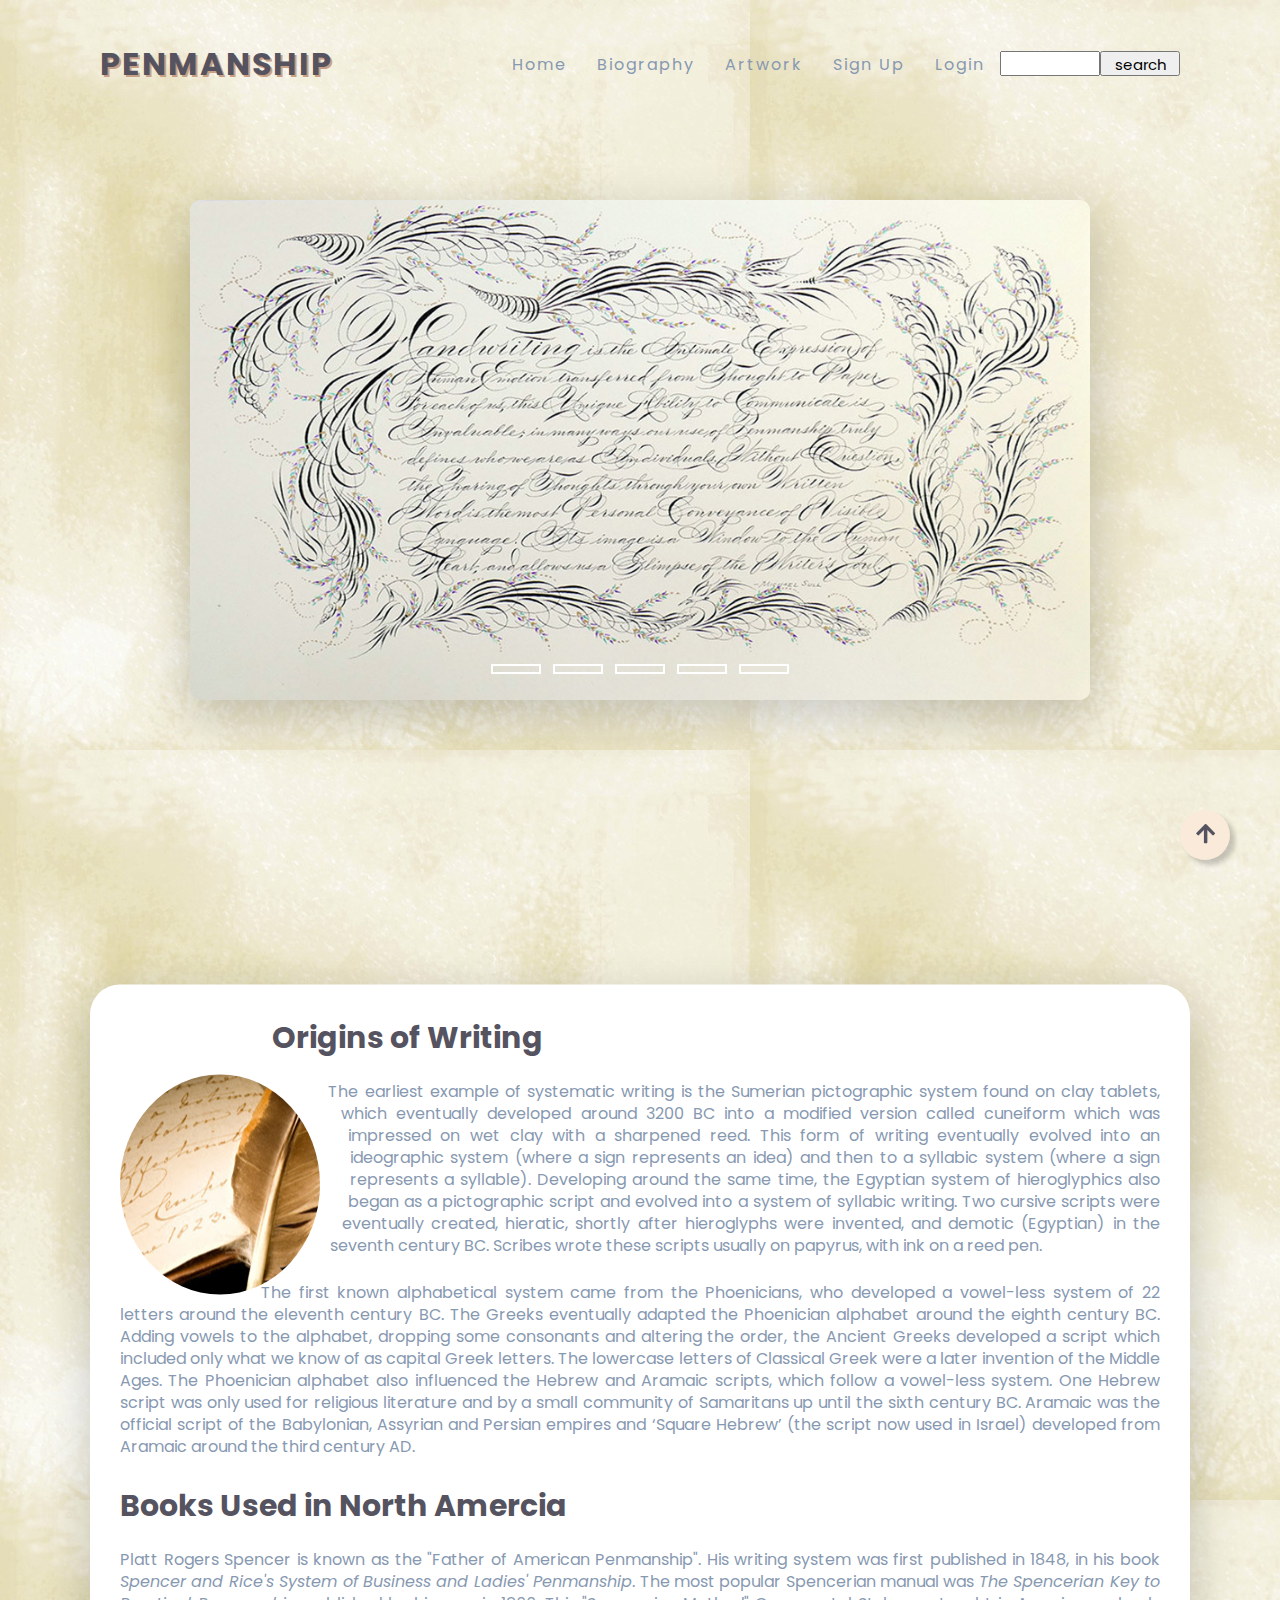
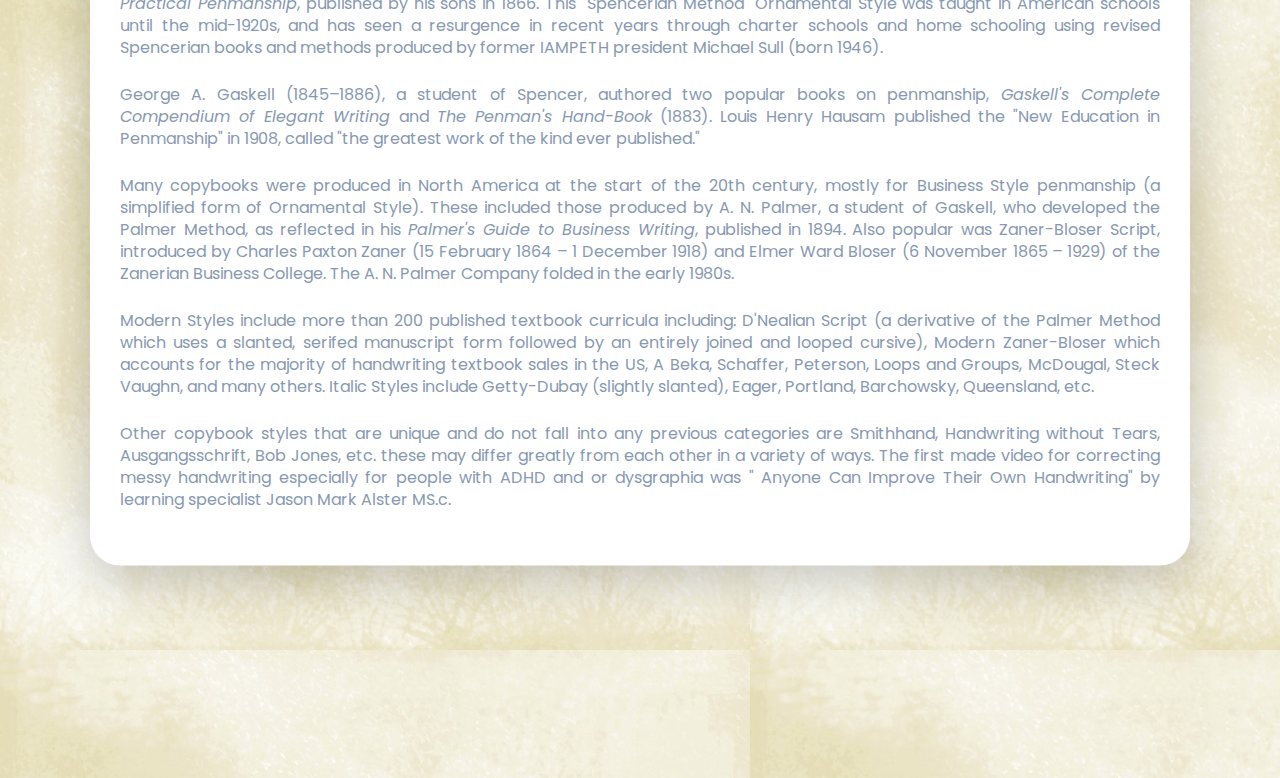
<file: index.html>
<!DOCTYPE html>
<html lang="en" dir="ltr">
    <head>
        <meta charset="UTF-8">
        <meta name="viewport" content="width=device-width, initial-scale=1.0"><!--自适应-->
        <title>English Penmanship</title>
        <link rel="icon" type="image/x-icon" href="images/3.png"/><!--标签小图-->
        <link rel="stylesheet" href="style.css"><!--主页导航栏-->
        <link rel="stylesheet" href="style4.css"><!--主页搜索框-->
        <link rel="stylesheet" href="style5.css"><!--主页轮播图-->
        <link rel="stylesheet" href="style7.css"><!--主页文字框-->
        <link rel="stylesheet" href="https://use.fontawesome.com/releases/v5.4.1/css/all.css"><!--底部返回button-->
        <link rel="stylesheet" href="style8.css"><!--底部返回button-->
    </head>
    <body>
        <header>
            <a href="https://www.iampeth.com/home" class="Penmanship">Penmanship</a>
            <ul>
                <li><a href="index.html">Home</a></li>
                <li><a href="Biography.html">Biography</a></li>
                <li><a href="Artwork.html">Artwork</a></li>
                <li><a href="Sign Up Form.html">Sign Up</a></li>
                <li><a href="Login Form.html">Login</a></li>
                    <form action="">
                        <input type="text" name="search" class="blue-input">
                        <input type="submit" value="search" class="blue-button">
                    </form>
            </ul>
        </header>
    </body>


    <body>
        <div class="slidershow middle">

            <div class="slides">
                <input type="radio" name="r" id="r1" checked>
                <input type="radio" name="r" id="r2">
                <input type="radio" name="r" id="r3">
                <input type="radio" name="r" id="r4">
                <input type="radio" name="r" id="r5">
                <div class="slide s1">
                    <img src="images/4.jpg" alt="">
                </div>

                <div class="slide">
                    <img src="images/5.jpg" alt="">
                </div>

                <div class="slide">
                    <img src="images/6.jpg" alt="">
                </div>

                <div class="slide">
                    <img src="images/7.jpg" alt="">
                </div>

                <div class="slide">
                    <img src="images/8.jpg" alt="">
                </div>

            </div>

            <div class="navigation">
                <label for="r1" class="bar"></label>
                <label for="r2" class="bar"></label>
                <label for="r3" class="bar"></label>
                <label for="r4" class="bar"></label>
                <label for="r5" class="bar"></label>
            </div>
        </div>
    </body>


    <body>
        <div class="container">
        <div class="history"></div>
        <h1>Origins of Writing</h1>
        <p>The earliest example of systematic writing is the Sumerian pictographic system found on clay tablets, which eventually developed around 3200 BC into a modified version called cuneiform which was impressed on wet clay with a sharpened reed. 
            This form of writing eventually evolved into an ideographic system (where a sign represents an idea) and then to a syllabic system (where a sign represents a syllable).
            Developing around the same time, the Egyptian system of hieroglyphics also began as a pictographic script and evolved into a system of syllabic writing. 
            Two cursive scripts were eventually created, hieratic, shortly after hieroglyphs were invented, and demotic (Egyptian) in the seventh century BC.
            Scribes wrote these scripts usually on papyrus, with ink on a reed pen.        
        </p>
        <br>
        <p>
            The first known alphabetical system came from the Phoenicians, who developed a vowel-less system of 22 letters around the eleventh century BC.
            The Greeks eventually adapted the Phoenician alphabet around the eighth century BC. 
            Adding vowels to the alphabet, dropping some consonants and altering the order, the Ancient Greeks developed a script which included only what we know of as capital Greek letters. 
            The lowercase letters of Classical Greek were a later invention of the Middle Ages. 
            The Phoenician alphabet also influenced the Hebrew and Aramaic scripts, which follow a vowel-less system. 
            One Hebrew script was only used for religious literature and by a small community of Samaritans up until the sixth century BC. 
            Aramaic was the official script of the Babylonian, Assyrian and Persian empires and ‘Square Hebrew’ (the script now used in Israel) developed from Aramaic around the third century AD.
        </p>
        <br>
        <h1>Books Used in North Amercia</h1>
        <p>
            Platt Rogers Spencer is known as the "Father of American Penmanship". 
            His writing system was first published in 1848, in his book <i>Spencer and Rice's System of Business and Ladies' Penmanship</i>. 
            The most popular Spencerian manual was <i>The Spencerian Key to Practical Penmanship</i>, published by his sons in 1866. 
            This "Spencerian Method" Ornamental Style was taught in American schools until the mid-1920s, and has seen a resurgence in recent years through charter schools and home schooling using revised Spencerian books and methods produced by former IAMPETH president Michael Sull (born 1946).
        </p>
        <br>
        <p>
            George A. Gaskell (1845–1886), a student of Spencer, authored two popular books on penmanship, <i>Gaskell's Complete Compendium of Elegant Writing</i> and <i>The Penman's Hand-Book</i> (1883). 
            Louis Henry Hausam published the "New Education in Penmanship" in 1908, called "the greatest work of the kind ever published."
        </p>
        <br>
        <p>
            Many copybooks were produced in North America at the start of the 20th century, mostly for Business Style penmanship (a simplified form of Ornamental Style). 
            These included those produced by A. N. Palmer, a student of Gaskell, who developed the Palmer Method, as reflected in his <i>Palmer's Guide to Business Writing</i>, published in 1894. 
            Also popular was Zaner-Bloser Script, introduced by Charles Paxton Zaner (15 February 1864 – 1 December 1918) and Elmer Ward Bloser (6 November 1865 – 1929) of the Zanerian Business College. 
            The A. N. Palmer Company folded in the early 1980s.
        </p>
        <br>
        <p>
            Modern Styles include more than 200 published textbook curricula including: D'Nealian Script (a derivative of the Palmer Method which uses a slanted, serifed manuscript form followed by an entirely joined and looped cursive), Modern Zaner-Bloser which accounts for the majority of handwriting textbook sales in the US, A Beka, Schaffer, Peterson, Loops and Groups, McDougal, Steck Vaughn, and many others.
            Italic Styles include Getty-Dubay (slightly slanted), Eager, Portland, Barchowsky, Queensland, etc.
        </p>
        <br>
        <p>
            Other copybook styles that are unique and do not fall into any previous categories are Smithhand, Handwriting without Tears, Ausgangsschrift, Bob Jones, etc. these may differ greatly from each other in a variety of ways. 
            The first made video for correcting messy handwriting especially for people with ADHD and or dysgraphia was " Anyone Can Improve Their Own Handwriting" by learning specialist Jason Mark Alster MS.c.
        </p>
        <br>
        </div>
    </body>
    

    <body>
        <section>

        </section>
        <a class="gotopbtn" href="#"><i class="fas fa-arrow-up"></i></a>
    </body>
</html>
</file>
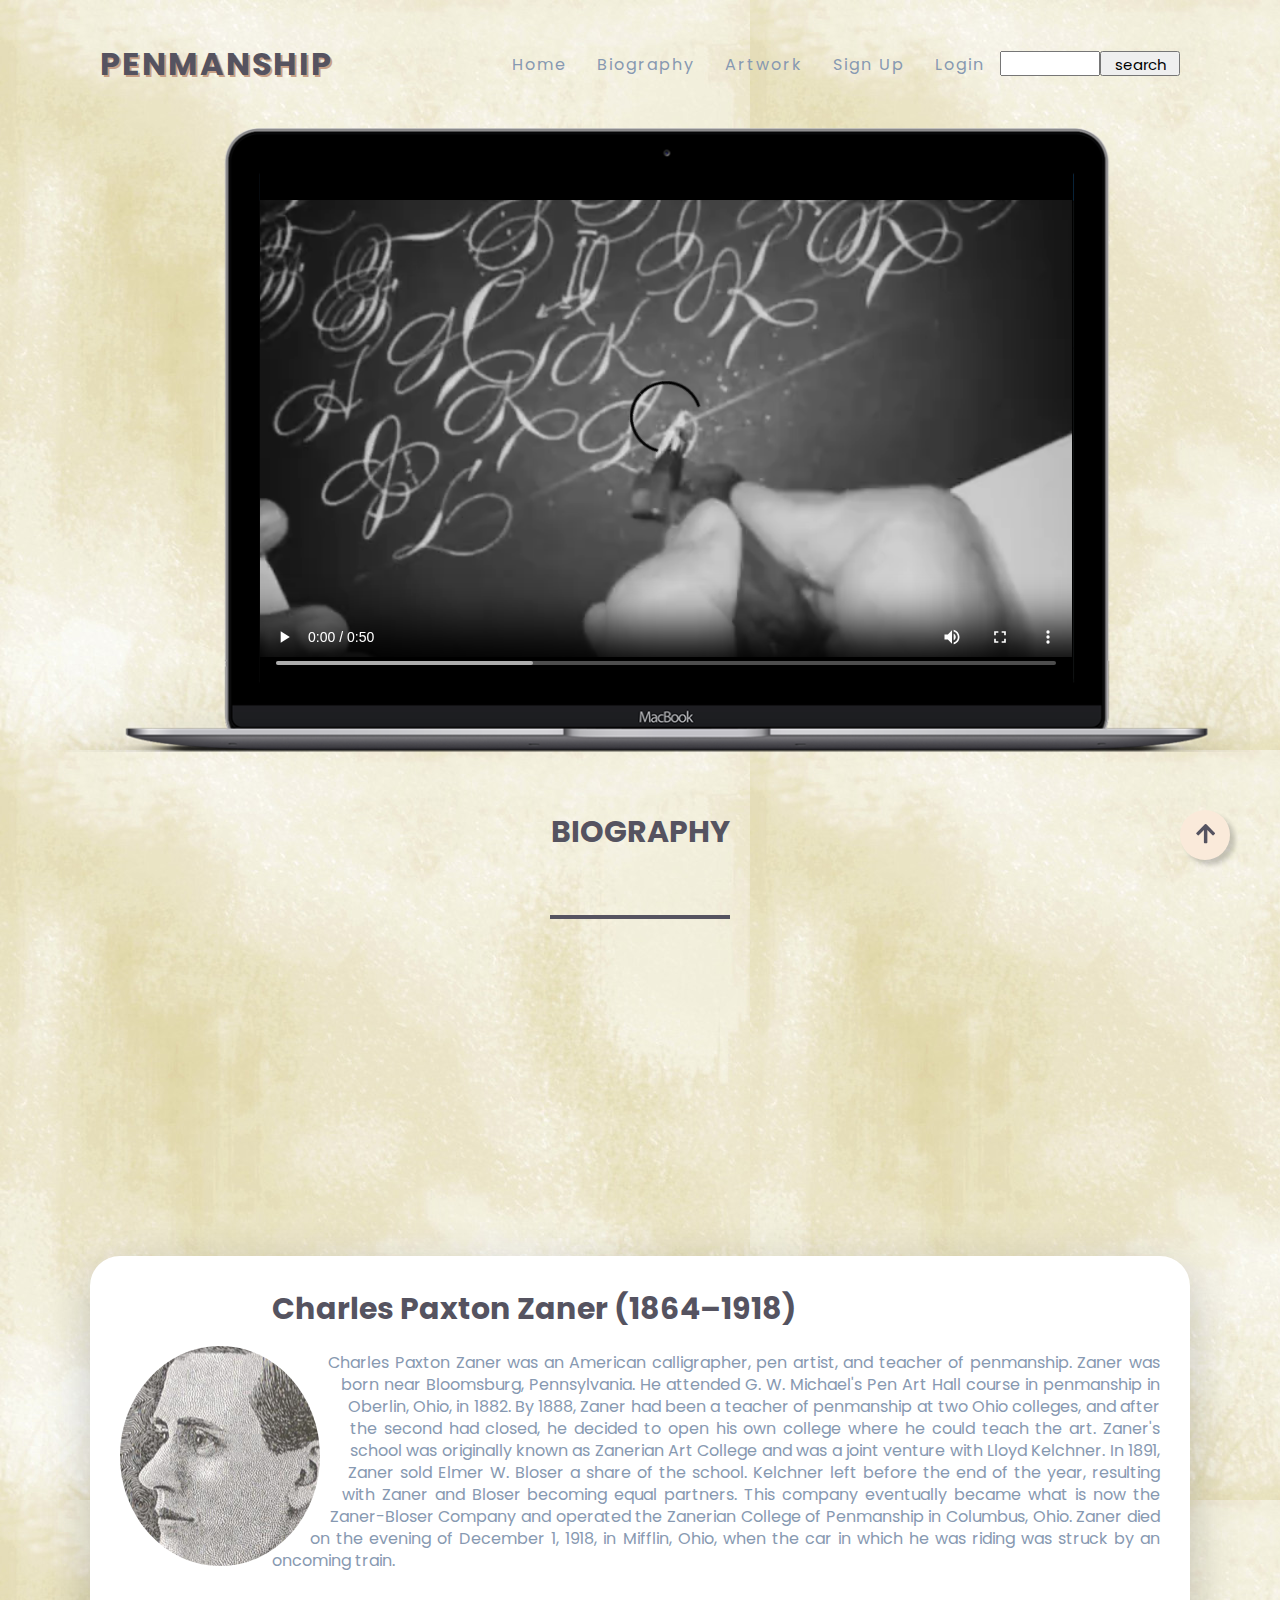
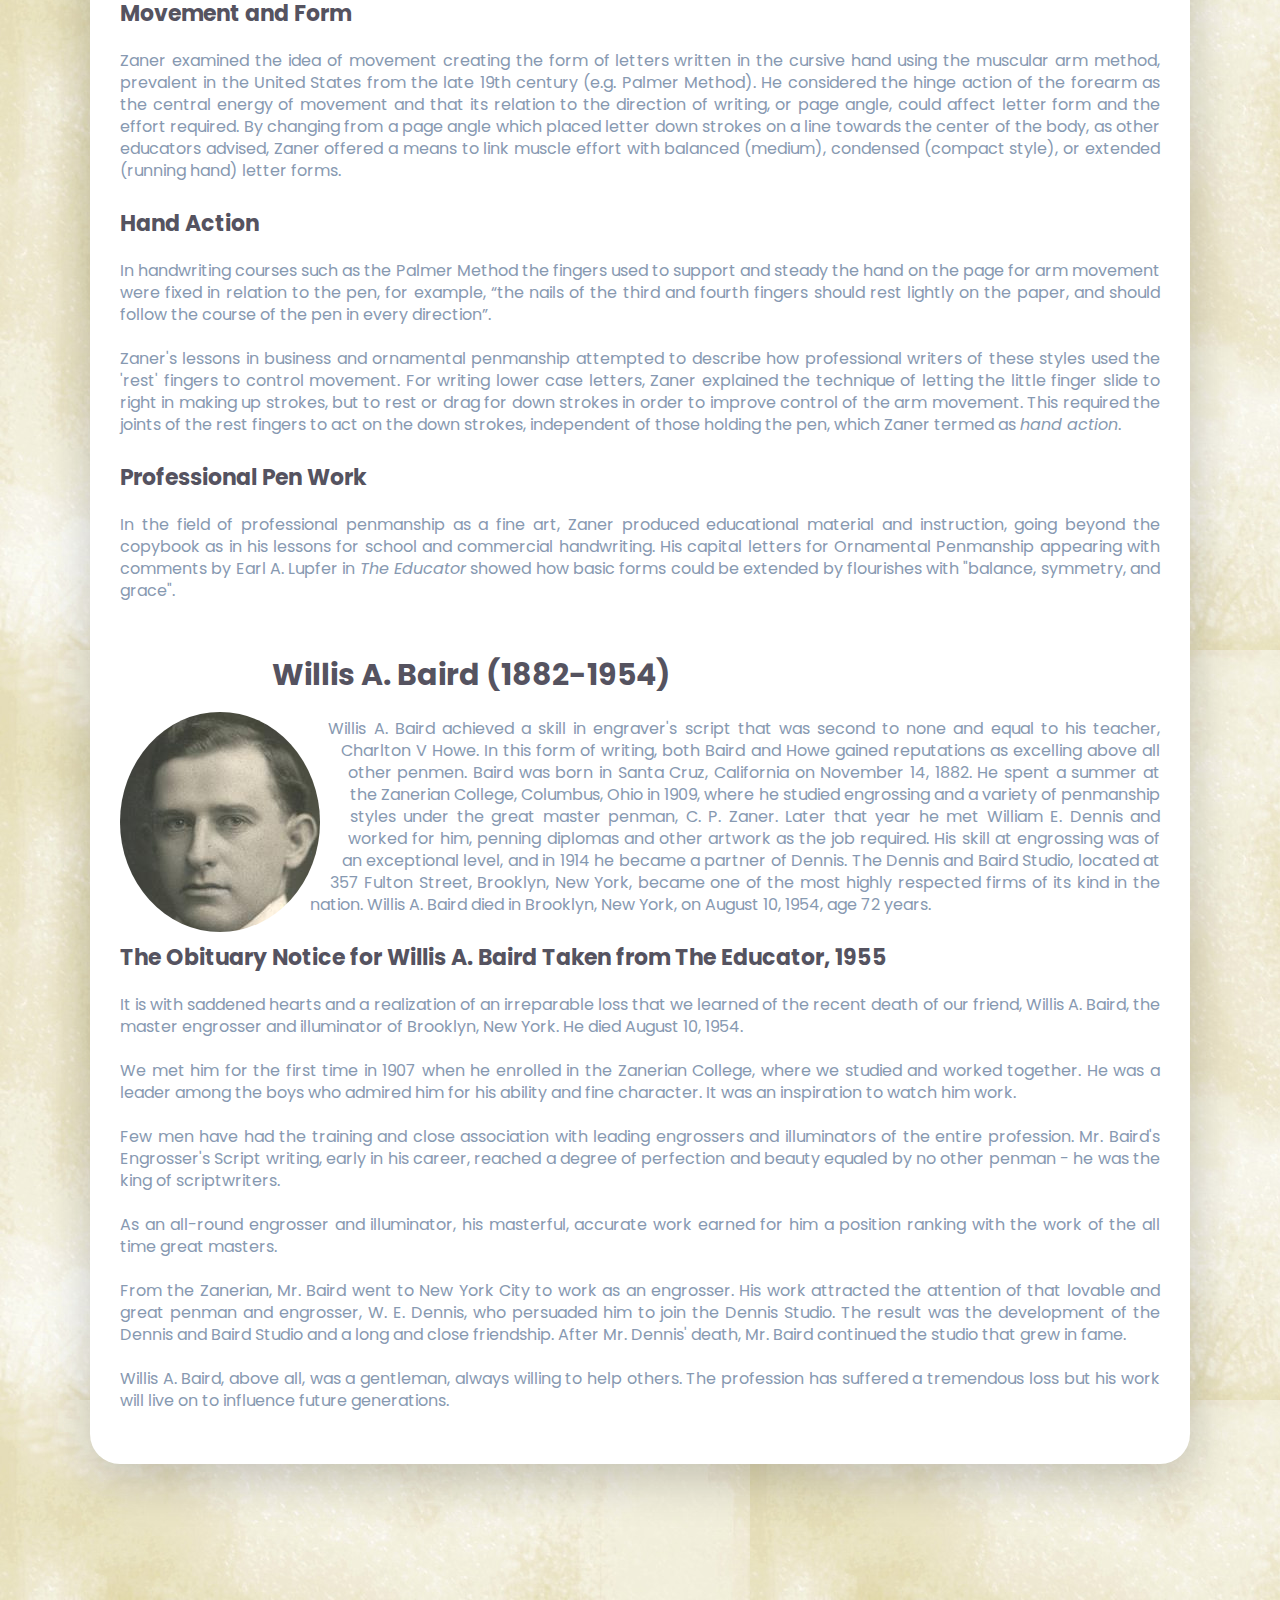
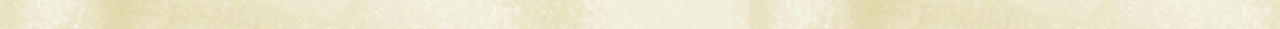
<file: Biography.html>
<!DOCTYPE html>
<html lang="en" dir="ltr">
    <head>
        <meta charset="UTF-8">
        <meta name="viewport" content="width=device-width, initial-scale=1.0"><!--自适应-->
        <title>Biography</title>
        <link rel="icon" type="image/x-icon" href="images/3.png"/><!--标签小图-->
        <link rel="stylesheet" href="style.css"><!--主页导航栏-->
        <link rel="stylesheet" href="style4.css"><!--主页搜索框-->
        <link rel="stylesheet" href="https://use.fontawesome.com/releases/v5.4.1/css/all.css"><!--底部返回button-->
        <link rel="stylesheet" href="style7.css"><!--主页文字框-->
        <link rel="stylesheet" href="style8.css"><!--底部返回button-->
        <link rel="stylesheet" href="style9.css"><!--插入视频-->
    </head>
    
    <body>
        <header>
            <a href="https://www.iampeth.com/home" class="Penmanship">Penmanship</a>
            <ul>
                <li><a href="index.html">Home</a></li>
                <li><a href="Biography.html">Biography</a></li>
                <li><a href="Artwork.html">Artwork</a></li>
                <li><a href="Sign Up Form.html">Sign Up</a></li>
                <li><a href="Login Form.html">Login</a></li>
                    <form action="">
                        <input type="text" name="search" class="blue-input">
                        <input type="submit" value="search" class="blue-button">
                    </form>
            </ul>
        </header>
    </body>

    <body>
        <div class="laptop">
            <img src="images/11.png" alt="">
            <video src="1.mp4" controls></video>
        </div>
    </body>
<br>
<br>
    <body>
        <div class="gallery-section">
            <h1>Biography</h1>
            <div class="border"></div>
        </div>
        <div class="container">
            <div class="history"></div>
            <h1>Charles Paxton Zaner (1864–1918)</h1>
            <p>Charles Paxton Zaner was an American calligrapher, pen artist, and teacher of penmanship.
                Zaner was born near Bloomsburg, Pennsylvania. 
                He attended G. W. Michael's Pen Art Hall course in penmanship in Oberlin, Ohio, in 1882. 
                By 1888, Zaner had been a teacher of penmanship at two Ohio colleges, and after the second had closed, he decided to open his own college where he could teach the art. 
                Zaner's school was originally known as Zanerian Art College and was a joint venture with Lloyd Kelchner. 
                In 1891, Zaner sold Elmer W. Bloser a share of the school. 
                Kelchner left before the end of the year, resulting with Zaner and Bloser becoming equal partners. 
                This company eventually became what is now the Zaner-Bloser Company and operated the Zanerian College of Penmanship in Columbus, Ohio.
                Zaner died on the evening of December 1, 1918, in Mifflin, Ohio, when the car in which he was riding was struck by an oncoming train.
            </p>
            <br>
            <h3>Movement and Form</h3>
            <p>Zaner examined the idea of movement creating the form of letters written in the cursive hand using the muscular arm method, prevalent in the United States from the late 19th century (e.g. Palmer Method). 
                He considered the hinge action of the forearm as the central energy of movement and that its relation to the direction of writing, or page angle, could affect letter form and the effort required. 
                By changing from a page angle which placed letter down strokes on a line towards the center of the body, as other educators advised, Zaner offered a means to link muscle effort with balanced (medium), condensed (compact style), or extended (running hand) letter forms.
            </p>
            <br>
            <h3>Hand Action</h3>
            <p>In handwriting courses such as the Palmer Method the fingers used to support and steady the hand on the page for arm movement were fixed in relation to the pen, for example, “the nails of the third and fourth fingers should rest lightly on the paper, and should follow the course of the pen in every direction”.
                <br><br>Zaner's lessons in business and ornamental penmanship attempted to describe how professional writers of these styles used the 'rest' fingers to control movement. 
                For writing lower case letters, Zaner explained the technique of letting the little finger slide to right in making up strokes, but to rest or drag for down strokes in order to improve control of the arm movement. 
                This required the joints of the rest fingers to act on the down strokes, independent of those holding the pen, which Zaner termed as <i>hand action</i>.
            </p>
            <br>
            <h3>Professional Pen Work</h3>
            <p>In the field of professional penmanship as a fine art, Zaner produced educational material and instruction, going beyond the copybook as in his lessons for school and commercial handwriting. 
                His capital letters for Ornamental Penmanship appearing with comments by Earl A. Lupfer in <i>The Educator</i> showed how basic forms could be extended by flourishes with "balance, symmetry, and grace".
            </p>
            <br><br>

            <div class="WB"></div>
            <h1>Willis A. Baird (1882-1954)</h1>
            <p>Willis A. Baird achieved a skill in engraver's script that was second to none and equal to his teacher, Charlton V Howe. In this form of writing, both Baird and Howe gained reputations as excelling above all other penmen. 
            Baird was born in Santa Cruz, California on November 14, 1882. 
            He spent a summer at the Zanerian College, Columbus, Ohio in 1909, where he studied engrossing and a variety of penmanship styles under the great master penman, C. P. Zaner. 
            Later that year he met William E. Dennis and worked for him, penning diplomas and other artwork as the job required. 
            His skill at engrossing was of an exceptional level, and in 1914 he became a partner of Dennis. 
            The Dennis and Baird Studio, located at 357 Fulton Street, Brooklyn, New York, became one of the most highly respected firms of its kind in the nation. 
            Willis A. Baird died in Brooklyn, New York, on August 10, 1954, age 72 years.
           </p><br>
           <h3>The Obituary Notice for Willis A. Baird Taken from The Educator, 1955</h3>
           <p>It is with saddened hearts and a realization of an irreparable loss that we learned of the recent death of our friend, Willis A. Baird, the master engrosser and illuminator of Brooklyn, New York. 
               He died August 10, 1954. <br><br>
               We met him for the first time in 1907 when he enrolled in the Zanerian College, where we studied and worked together. 
               He was a leader among the boys who admired him for his ability and fine character. 
               It was an inspiration to watch him work. <br><br>
               Few men have had the training and close association with leading engrossers and illuminators of the entire profession. 
               Mr. Baird's Engrosser's Script writing, early in his career, reached a degree of perfection and beauty equaled by no other penman - he was the king of scriptwriters.<br><br>
               As an all-round engrosser and illuminator, his masterful, accurate work earned for him a position ranking with the work of the all time great masters.<br><br>
               From the Zanerian, Mr. Baird went to New York City to work as an engrosser. 
               His work attracted the attention of that lovable and great penman and engrosser, W. E. Dennis, who persuaded him to join the Dennis Studio. 
               The result was the development of the Dennis and Baird Studio and a long and close friendship. 
               After Mr. Dennis' death, Mr. Baird continued the studio that grew in fame.<br><br>
               Willis A. Baird, above all, was a gentleman, always willing to help others. 
               The profession has suffered a tremendous loss but his work will live on to influence future generations.<br><br>  
            </p>
        </div>
    </body>

    <body>
        <section>

        </section>
        <a class="gotopbtn" href="#"><i class="fas fa-arrow-up"></i></a>
    </body>
</html>
</file>
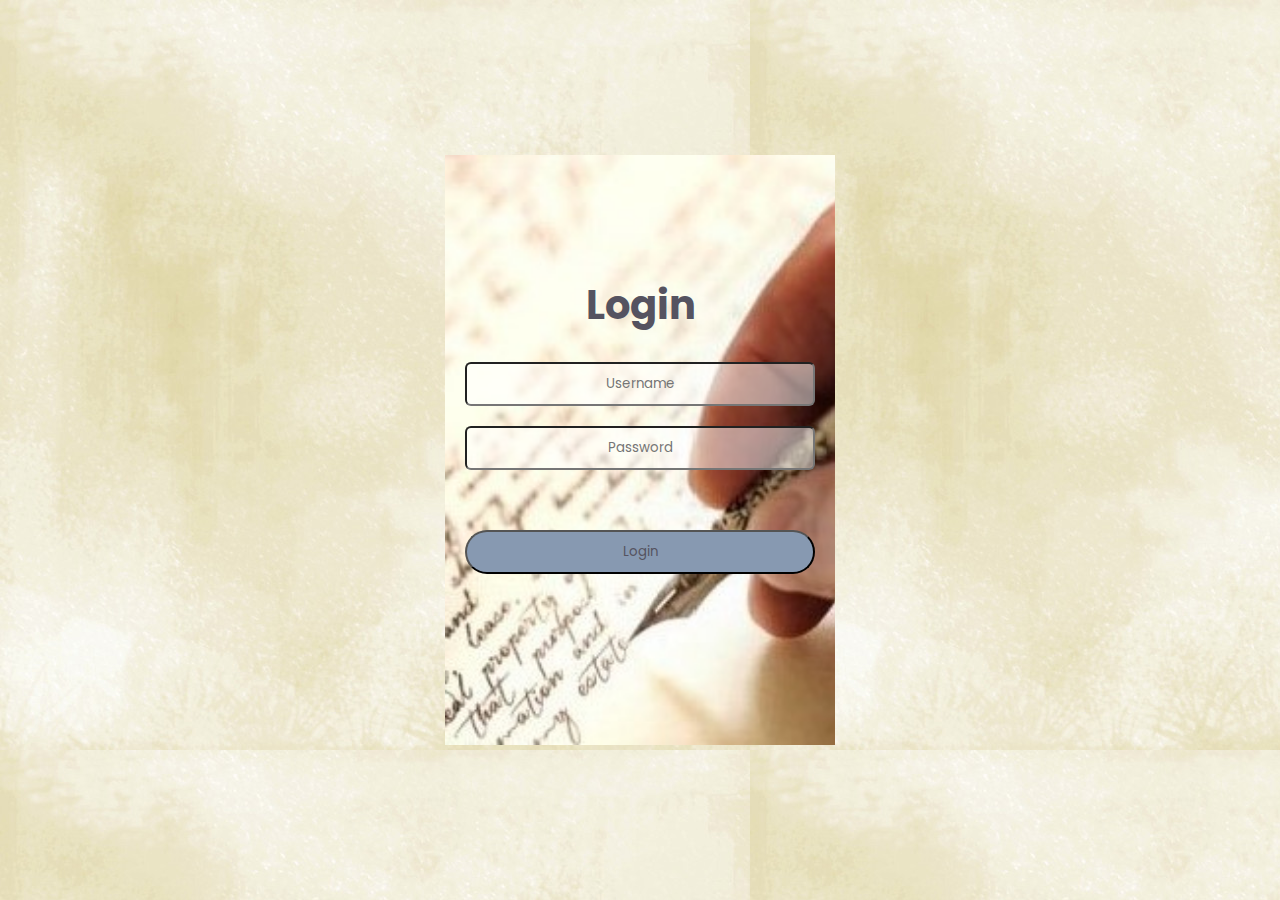
<file: Login Form.html>
<!DOCTYPE html>
<html lang="en" dir="ltr">
    <head>
        <meta charset="UTF-8">
        <meta name="viewport" content="width=device-width, initial-scale=1.0">
        <title>Login Form</title>
        <link rel="stylesheet" href="style3.css">
        <link href="https://fonts.googleapis.com/css2?family=Poppins:wght@500&display=swap" rel="stylesheet">
    </head>
    <body>
        <div class="login-form">
            <form class="" action="index.html" method="POST">
                <h1>Login</h1>
                <input type="text" placeholder="Username" class="txtb">
                <input type="password" placeholder="Password" class="txtb">
                <input type="submit" value="Login" class="login-btn">
            </form>
        </div>
    </body>
</html>
</file>
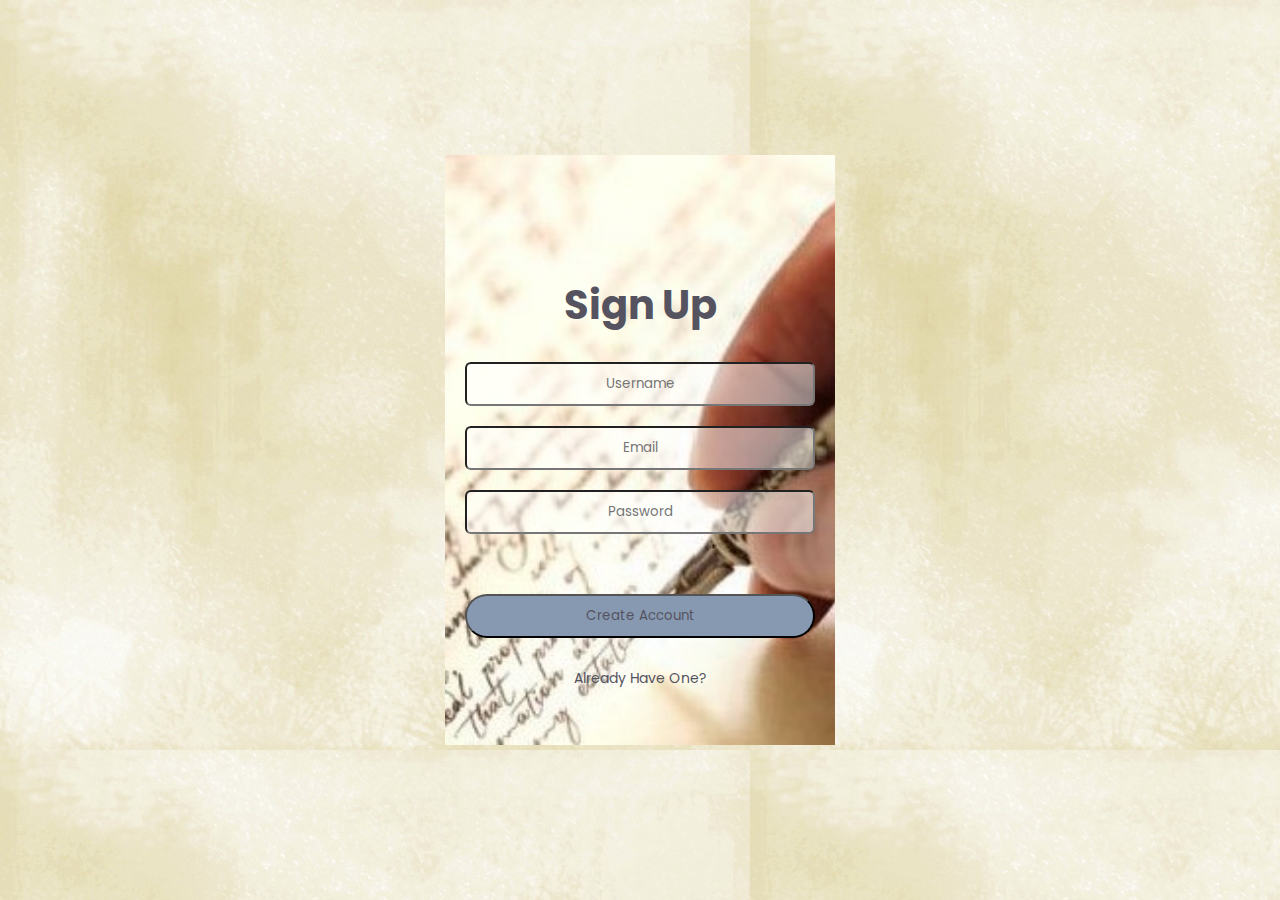
<file: Sign Up Form.html>
<!DOCTYPE html>
<html lang="en" dir="ltr">
    <head>
        <meta charset="UTF-8">
        <meta name="viewport" content="width=device-width, initial-scale=1.0">
        <title>Sign Up Form</title>
        <link rel="stylesheet" href="style2.css">
        <link href="https://fonts.googleapis.com/css2?family=Poppins:wght@500&display=swap" rel="stylesheet">
    </head>
    <body>
        <div class="signup-form">
            <form class="" action="index.html" method="POST">
                <h1>Sign Up</h1>
                <input type="text" placeholder="Username" class="txtb">
                <input type="email" placeholder="Email" class="txtb">
                <input type="password" placeholder="Password" class="txtb">
                <input type="submit" value="Create Account" class="signup-btn">
                <a href="Login Form.html">Already Have One?</a>
            </form>
        </div>
    </body>
</html>
</file>
<file: style.css>
@import url('https://fonts.googleapis.com/css?family=Poppins:200,300,400,500,600,700,800,900&display=swap');
*
{
    margin: 0;
    padding: 0;
    box-sizing: border-box;
    font-family: 'Poppins', sans-serif;
}
body
{
    background-image: url("images/1.jpg");
    min-height: 200vh;
}
header
{
    top: 0;
    left: 0;
    width: 100%;
    display: flex;
    justify-content: space-between;
    align-items: center;
    transition: 0.6s;
    padding: 40px 100px;
}
header .Penmanship
{
    position: relative;
    font-weight: 700;
    color: #555360;
    text-decoration: none;
    font-size: 2em;
    text-transform: uppercase;
    letter-spacing: 2px;
    transition: 0.6s;
    text-shadow: 2px 2px #c8a086;
    z-index: 100000;
}
header ul
{
    position: relative;
    display: flex;
    justify-content: center;
    align-items: center;
}
header ul li
{
    position: relative;
    list-style: none;
}
header ul li a
{
    position: relative;
    margin: 0 15px;
    text-decoration: none;
    color: #8799b1;
    letter-spacing: 2px;
    font-weight: 500px;
    transition: 0.6s;
}
</file>
<file: style4.css>
.blue-input
{
    float: left;
    width: 100px;
    height: 25px;
    padding: 0 10px;
    box-sizing: border-box;
}
.blue-button
{
    width: 80px;
    height: 25px;
    font-size: 15px;
}
</file>
<file: style5.css>
/*主页轮播图
body
{
    margin: 0;
    padding: 0;
}*/
.slidershow
{
    width: 900px;
    height: 500px;
    border-radius: 10px;
    box-shadow: 0 15px 50px rgba(0, 0, 0, .2);
    overflow: hidden;
}
.middle
{
    position: absolute;
    top: 50%;
    left: 50%;
    transform: translate(-50%,-50%);
}
.navigation
{
    position: absolute;
    bottom: 20px;
    left: 50%;
    transform: translateX(-50%);
    display: flex;
}
.bar
{
    width: 50px;
    height: 10px;
    border: 2px solid #fff;
    margin: 6px;
    cursor: pointer;
    transition: 0.4s;
}
.bar:hover
{
    background-color: #fff;
}

input[name="r"]
{
    position: absolute;
    visibility: hidden;
}
.slides
{
    width: 500%;
    height: 100%;
    display: flex;
}
.slide
{
    width: 20%;
    transition: 0.6s;
}
.slide img
{
    width: 100%;
    height: 100%;
}

#r1:checked ~ .s1
{
    margin-left: 0;
}
#r2:checked ~ .s1
{
    margin-left: -20%;
}
#r3:checked ~ .s1
{
    margin-left: -40%;
}
#r4:checked ~ .s1
{
    margin-left: -60%;
}
#r5:checked ~ .s1
{
    margin-left: -80%;
}
</file>
<file: style7.css>
/*主页文字
body
{
    margin: 0;
    padding: 0;
    font-family: 'Poppins', sans-serif;
    background-size: cover;
}*/
.container
{
    position: absolute;
    top: 175%;
    left: 50%;
    transform: translate(-50%,-50%);
    width: 1100px;
    padding: 30px;
    background-color: #fff;
    box-sizing: border-box;
    border-radius: 30px;
    box-shadow: 0 15px 50px rgba(0, 0, 0, .2);
}
.history
{
    width: 200px;
    height: 220px;
    background-image: url(images/15.png);
    border-radius: 50%;
    float: left;
    shape-outside: circle();
    margin: 60px 30px 30px 0;
}
p{
    margin: 0;
    padding: 0;
    text-align: justify;
    line-height: 22px;
    color: #8799b1;
}
h1
{
    margin: 0 0 20px;
    padding: 0;
    font-size: 30px;
    color: #555360;
}
</file>
<file: style8.css>
html
{
    scroll-behavior: smooth;
}
/* 底部返回button这个不用
body
{
    margin: 0;
    padding: 0;
    height: 100vh;
}*/

section
{
    width: 100%;
    height: 250vh;
}
.gotopbtn
{
    position: fixed;
    width: 50px;
    height: 50px;
    background-color: #faeada;
    bottom: 40px;
    right: 50px;

    text-decoration: none;
    text-align: center;
    line-height: 50px;
    border-radius: 30px;
    box-shadow: 5px 5px 5px rgba(0, 0, 0, .2);
    color: #555360;
    font-size: 22px;
}
</file>
<file: style9.css>
/*视频图
body
{
    margin: 0;
    padding: 0;
    height: 100vh;
    align-items: center;
    justify-content: center;
}*/
.laptop
{
    width: 100%;
    max-width: 1200px;
    position: relative;
}
.laptop img
{
    width: 100%;
    margin-left: 50px;
}
.laptop video
{
    position: absolute;
    width: 67.7%;
    height: 81.3%;
    top: 7%;
    left: 21.7%;
    background-color: #000;    
}
.container
{
    position: absolute;
    top: 240%;
    left: 50%;
    margin-bottom: 10%;
    transform: translate(-50%,-50%);
    width: 1100px;
    padding: 30px;
    background-color: #fff;
    box-sizing: border-box;
    border-radius: 30px;
    box-shadow: 0 15px 50px rgba(0, 0, 0, .2);
}
.history
{
    width: 200px;
    height: 220px;
    background-image: url(images/13.png);
    border-radius: 50%;
    float: left;
    shape-outside: circle();
    margin: 60px 30px 30px 0;
}
.WB
{
    width: 200px;
    height: 220px;
    background-image: url(images/10.jpg);
    border-radius: 50%;
    float: left;
    shape-outside: circle();
    margin: 60px 30px 30px 0;
}
h1
{
    margin: 0 0 20px;
    padding: 0;
    font-size: 30px;
    color: #555360;
}
h3
{
    margin: 0 0 20px;
    padding: 0;
    font-size: 22px;
    color: #555360;
}
p{
    margin: 0;
    padding: 0;
    text-align: justify;
    line-height: 22px;
    color: #8799b1;
}
.gallery-section h1{
    text-align: center;
    text-transform: uppercase;
    color: #555360;
}
.border{
    width: 180px;
    height: 4px;
    background: #555360;
    margin: 60px auto;
}
</file>
<file: style3.css>
body
{
    margin: 0;
    padding: 0;
    background-image: url(images/1.jpg);
}
.login-form
{
    width: 350px;
    height: 550px;
    padding: 20px;
    text-align: center;
    background-image: url(images/2.jpg);
    background-size: cover;
    position: absolute;
    top: 50%;
    left: 50%;
    transform: translate(-50%, -50%);
    overflow: hidden;
}
.login-form h1
{
    margin-top: 100px;
    font-family: 'Poppins', sans-serif;
    color: #555360;
    font-size: 40px;
}
.login-form input
{
    display: block;
    width: 100%;
    padding: 0 16px;
    height: 44px;
    text-align: center;
    box-sizing: border-box;
    font-family: 'Poppins', sans-serif;
}
.txtb
{
    margin: 20px 0;
    background-color: rgba(255, 255,255, .5);
    border-radius: 6px;
}
.login-btn
{
    margin-top: 60px;
    margin-bottom: 20px;
    background-color: #8799b1;
    color: #555360;
    border-radius: 44px;
    cursor: pointer;
    transition: 0.8s;
}
.login-btn:hover
{
    transform: scale(0.96)
}
.login-form a
{
    text-decoration: none;
    color: #555360;
    font-family: 'Poppins', sans-serif;
    font-size: 14px;
    padding: 10px;
    transition: 0.8s;
    display: block;
}
.login-form a:hover
{
    background-color: rgba(0, 0, 0, .3);
}
</file>
<file: style2.css>
body
{
    margin: 0;
    padding: 0;
    background-image: url(images/1.jpg);
}
.signup-form
{
    width: 350px;
    height: 550px;
    padding: 20px;
    text-align: center;
    background-image: url(images/2.jpg);
    background-size: cover;
    position: absolute;
    top: 50%;
    left: 50%;
    transform: translate(-50%, -50%);
    overflow: hidden;
}
.signup-form h1
{
    margin-top: 100px;
    font-family: 'Poppins', sans-serif;
    color: #555360;
    font-size: 40px;
}
.signup-form input
{
    display: block;
    width: 100%;
    padding: 0 16px;
    height: 44px;
    text-align: center;
    box-sizing: border-box;
    font-family: 'Poppins', sans-serif;
}
.txtb
{
    margin: 20px 0;
    background-color: rgba(255, 255,255, .5);
    border-radius: 6px;
}
.signup-btn
{
    margin-top: 60px;
    margin-bottom: 20px;
    background-color: #8799b1;
    color: #555360;
    border-radius: 44px;
    cursor: pointer;
    transition: 0.8s;
}
.signup-btn:hover
{
    transform: scale(0.96)
}
.signup-form a
{
    text-decoration: none;
    color: #555360;
    font-family: 'Poppins', sans-serif;
    font-size: 14px;
    padding: 10px;
    transition: 0.8s;
    display: block;
}
.signup-form a:hover
{
    background-color: rgba(0, 0, 0, .3);
}
</file>
